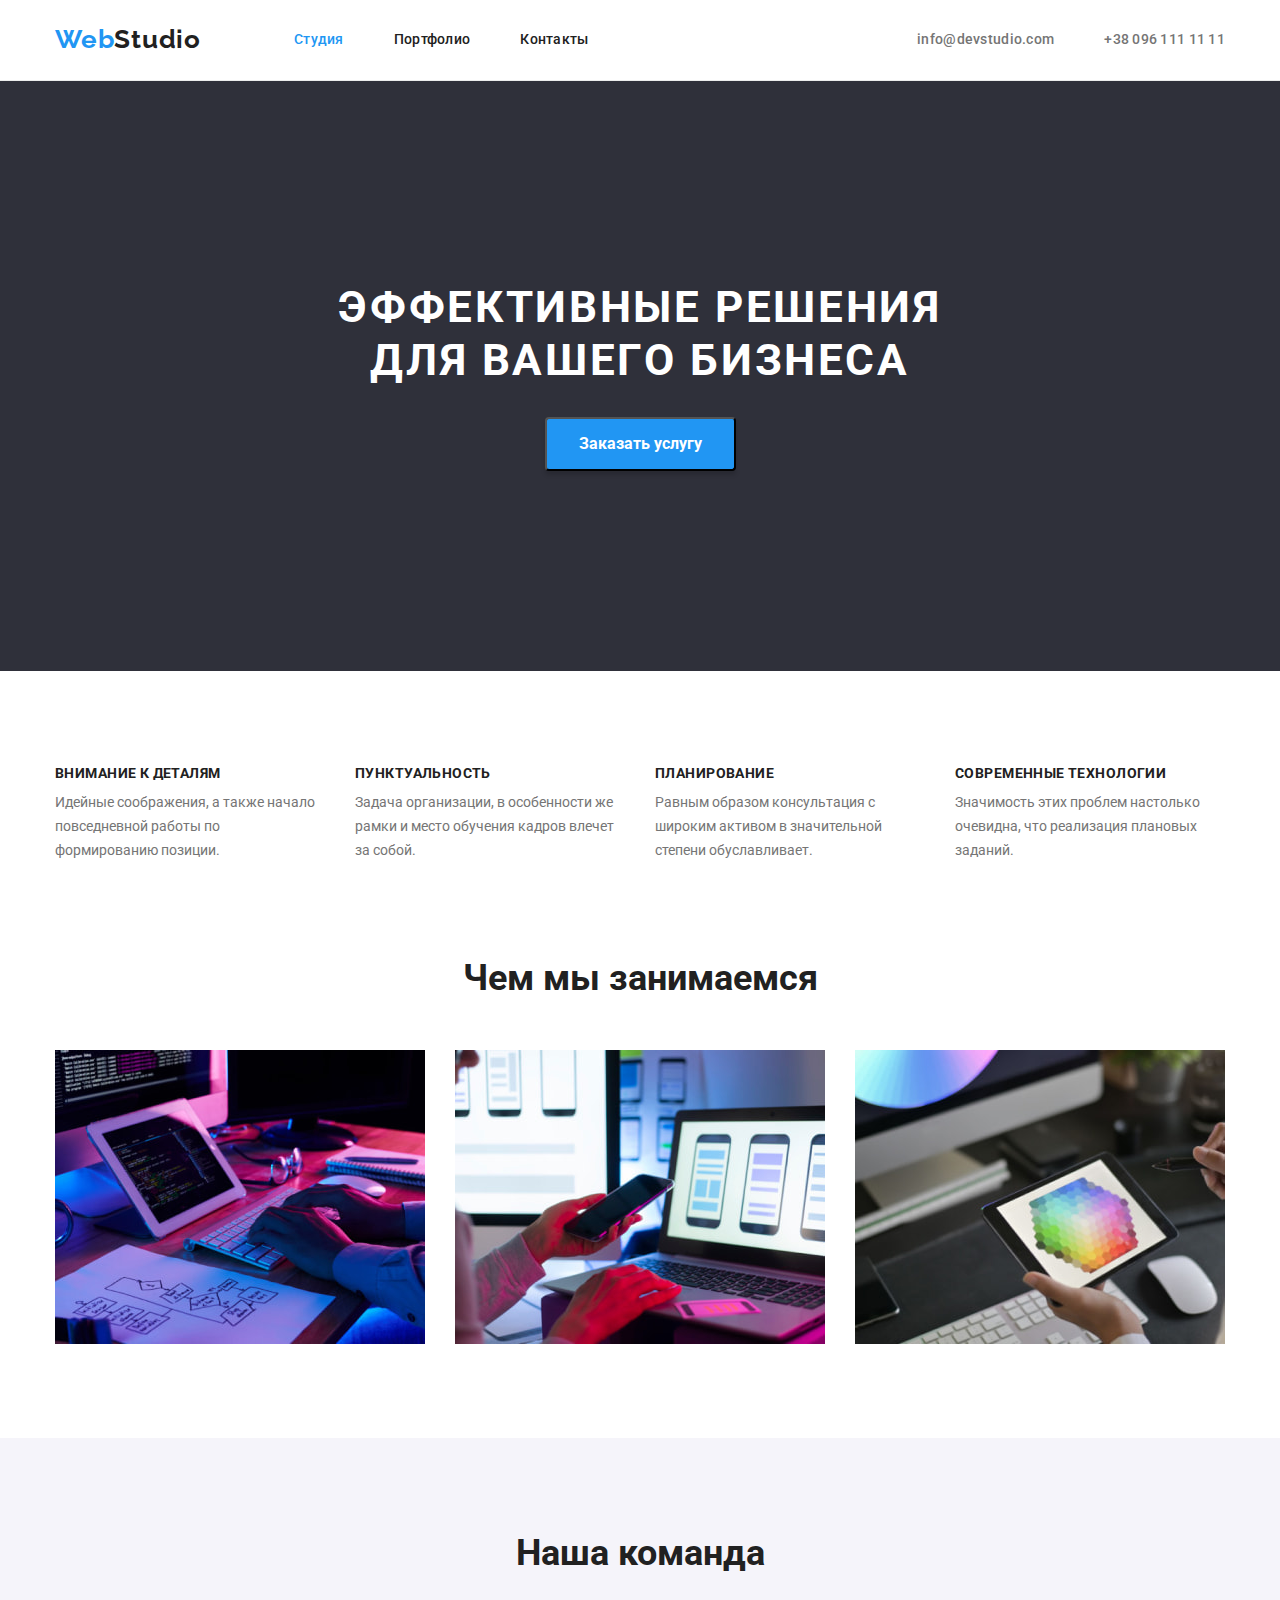
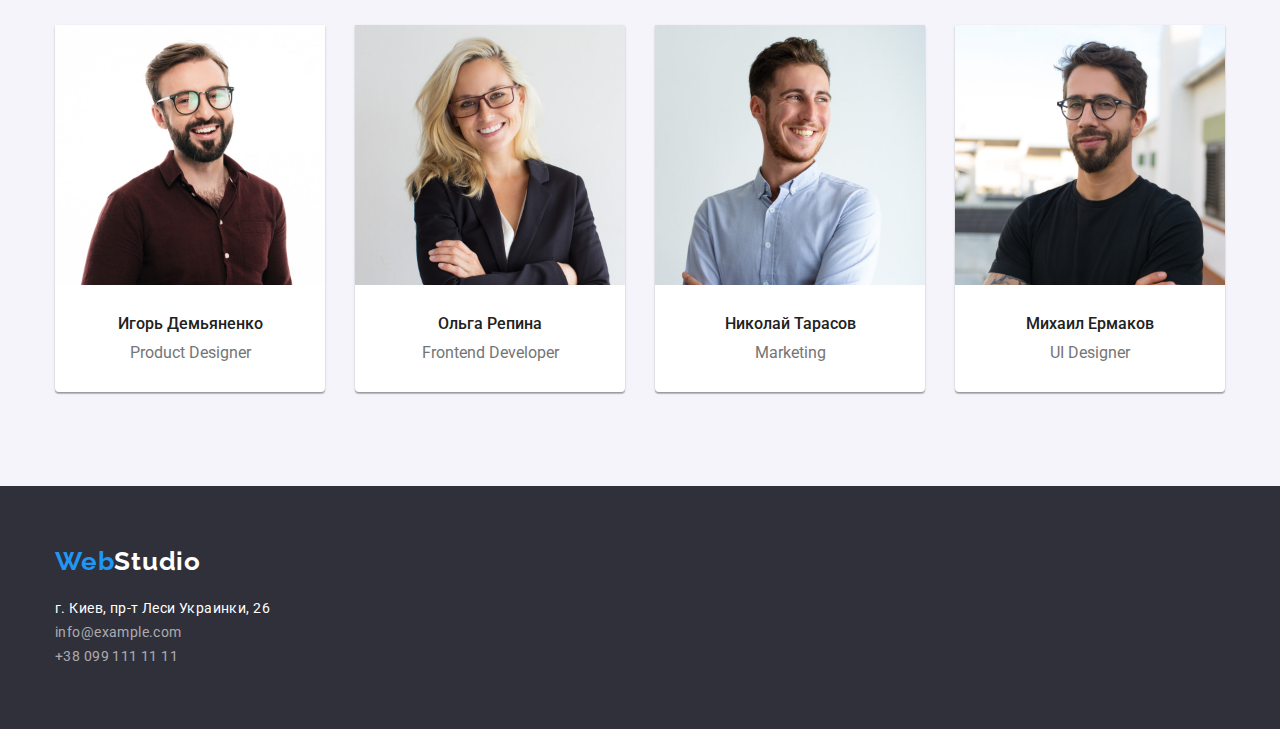
<file: index.html>
<!DOCTYPE html>
<html lang="ru">
<head>
    <meta charset="UTF-8">
    <meta http-equiv="X-UA-Compatible" content="IE=edge">
    <meta name="viewport" content="width=device-width, initial-scale=1.0">
    <title>Main</title>
    <link href="https://fonts.googleapis.com/css2?family=Raleway:wght@700&family=Roboto:wght@400;500;700;900&display=swap"
        rel="stylesheet">
    <link rel="stylesheet" href="./css/modern-normalize.css">
    <link rel="stylesheet" href="./css/styles.css">
    
</head>

<body>
    <header class="page-header">
        <div class="container header-flex">
            <a class="logo" href="./index.html"><span class="logo-web">Web</span><span>Studio</span></a>
            <nav>
                <ul class="site-nav">
                    <li class="site-nav-item"><a class="nav-link current" href="./index.html">Студия</a></li>
                    <li class="site-nav-item"><a class="nav-link" href="./portfolio.html">Портфолио</a></li>
                    <li class="site-nav-item"><a class="nav-link" href="#adress">Контакты</a></li>
                </ul>
            </nav>

            <ul class="site-nav contact">
                <li class="mail"><a class="contact-item" href="mailto:info@devstudio.com">info@devstudio.com</a></li>
                <li><a class="contact-item" href="tel:+380961111111">+38 096 111 11 11</a></li>
            </ul>
        </div>
    </header>

    <main>
        <section class="solutions">
            <div class="container">
                <h1 class="header-solutions">Эффективные решения для вашего бизнеса</h1>
                <button type="button" class="order-button">Заказать услугу</button>
            </div>
        </section>

        <section class="fundamentals">
            <div class="container">
                <h2 class="hidden">Принципы нашей работы</h2>
                <ul class="fundamentals-list">
                    <li class="fundamentals-item">
                        <h3 class="header-medium">Внимание к деталям</h3>
                        <p>Идейные соображения, а также начало повседневной работы по формированию позиции.</p>
                    </li>
                
                    <li class="fundamentals-item">
                        <h3 class="header-medium">Пунктуальность</h3>
                        <p>Задача организации, в особенности же рамки и место обучения кадров влечет за собой.</p>
                    </li>
                
                    <li class="fundamentals-item">
                        <h3 class="header-medium">Планирование</h3>
                        <p>Равным образом консультация с широким активом в значительной степени обуславливает.</p>
                    </li>
                
                    <li class="fundamentals-item">
                        <h3 class="header-medium">Современные технологии</h3>
                        <p>Значимость этих проблем настолько очевидна, что реализация плановых заданий.</p>
                    </li>
                </ul>
            </div>
        </section>

        <section class="we-do">
            <div class="container">
                <h2 class="header-large">Чем мы занимаемся</h2>
                <ul class="we-do-list">
                    <li class="we-do-item"><img src="./images/index-box/img-box-1.jpg"
                            alt="специалист пишет код с использованием двух устройств" width="370"></li>
                    <li class="we-do-item"><img src="./images/index-box/img-box-2.jpg"
                            alt="специалист разрабатывает мобильное приложение" width="370"></li>
                    <li class="we-do-item"><img src="./images/index-box/img-box-3.jpg" alt="графический дизайнер работает на планшете"
                            width="370"></li>
                </ul>
            </div>
        </section>

        <section class="team">
            <div class="container">
                <h2 class="header-large">Наша команда</h2>
                    <ul class="team-list">
                        <li class="team-member">
                            <img class="portrait" src="./images/index-team/img-demianenko.jpg" alt="Игорь Демьяненко" width="270">
                            <div class="team-text">
                                <h3 class="header-names">Игорь Демьяненко</h3>
                                <p class="occupies">Product Designer</p>
                            </div>
                        </li>
                        
                        <li class="team-member">
                            <img class="portrait" src="./images/index-team/img-repina.jpg" alt="Ольга Репина" width="270">
                            <div class="team-text">
                                <h3 class="header-names">Ольга Репина</h3>
                                <p class="occupies">Frontend Developer</p>
                            </div>
                        </li>
                        
                        <li class="team-member">
                            <img class="portrait" src="./images/index-team/img-tarasov.jpg" alt="Николай Тарасов" width="270">
                            <div class="team-text">
                                <h3 class="header-names">Николай Тарасов</h3>
                                <p class="occupies">Marketing</p>
                            </div>
                        </li>
                        
                        <li class="team-member">
                            <img class="portrait" src="./images/index-team/img-ermakov.jpg" alt="Михаил Ермаков" width="270">
                            <div class="team-text">
                                <h3 class="header-names">Михаил Ермаков</h3>
                                <p class="occupies">UI Designer</p>
                            </div>
                        </li>
                    </ul>
            </div>
        </section>
    </main>

    <footer class="footer">
        <div class="container">
            <a class="logo margined" href="./index.html"><span class="logo-web">Web</span><span
                    class="color-reverse">Studio</span></a>
            <address id="adress">
                <ul class="adress">
                    <li><a class="contact-item color-reverse" href="https://goo.gl/maps/NhzTjcWZaFPtSxreA" target="_blank"
                            rel="noopener norefferer">
                            г. Киев, пр-т Леси Украинки, 26</a></li>
                    <li><a class="contact-item color-transparent" href="mailto:info@example.com">info@example.com</a></li>
                    <li><a class="contact-item color-transparent" href="tel:+380991111111">+38 099 111 11 11</a></li>
                </ul>
            </address>
        </div>
    </footer>
   
</body>
</html>
</file>
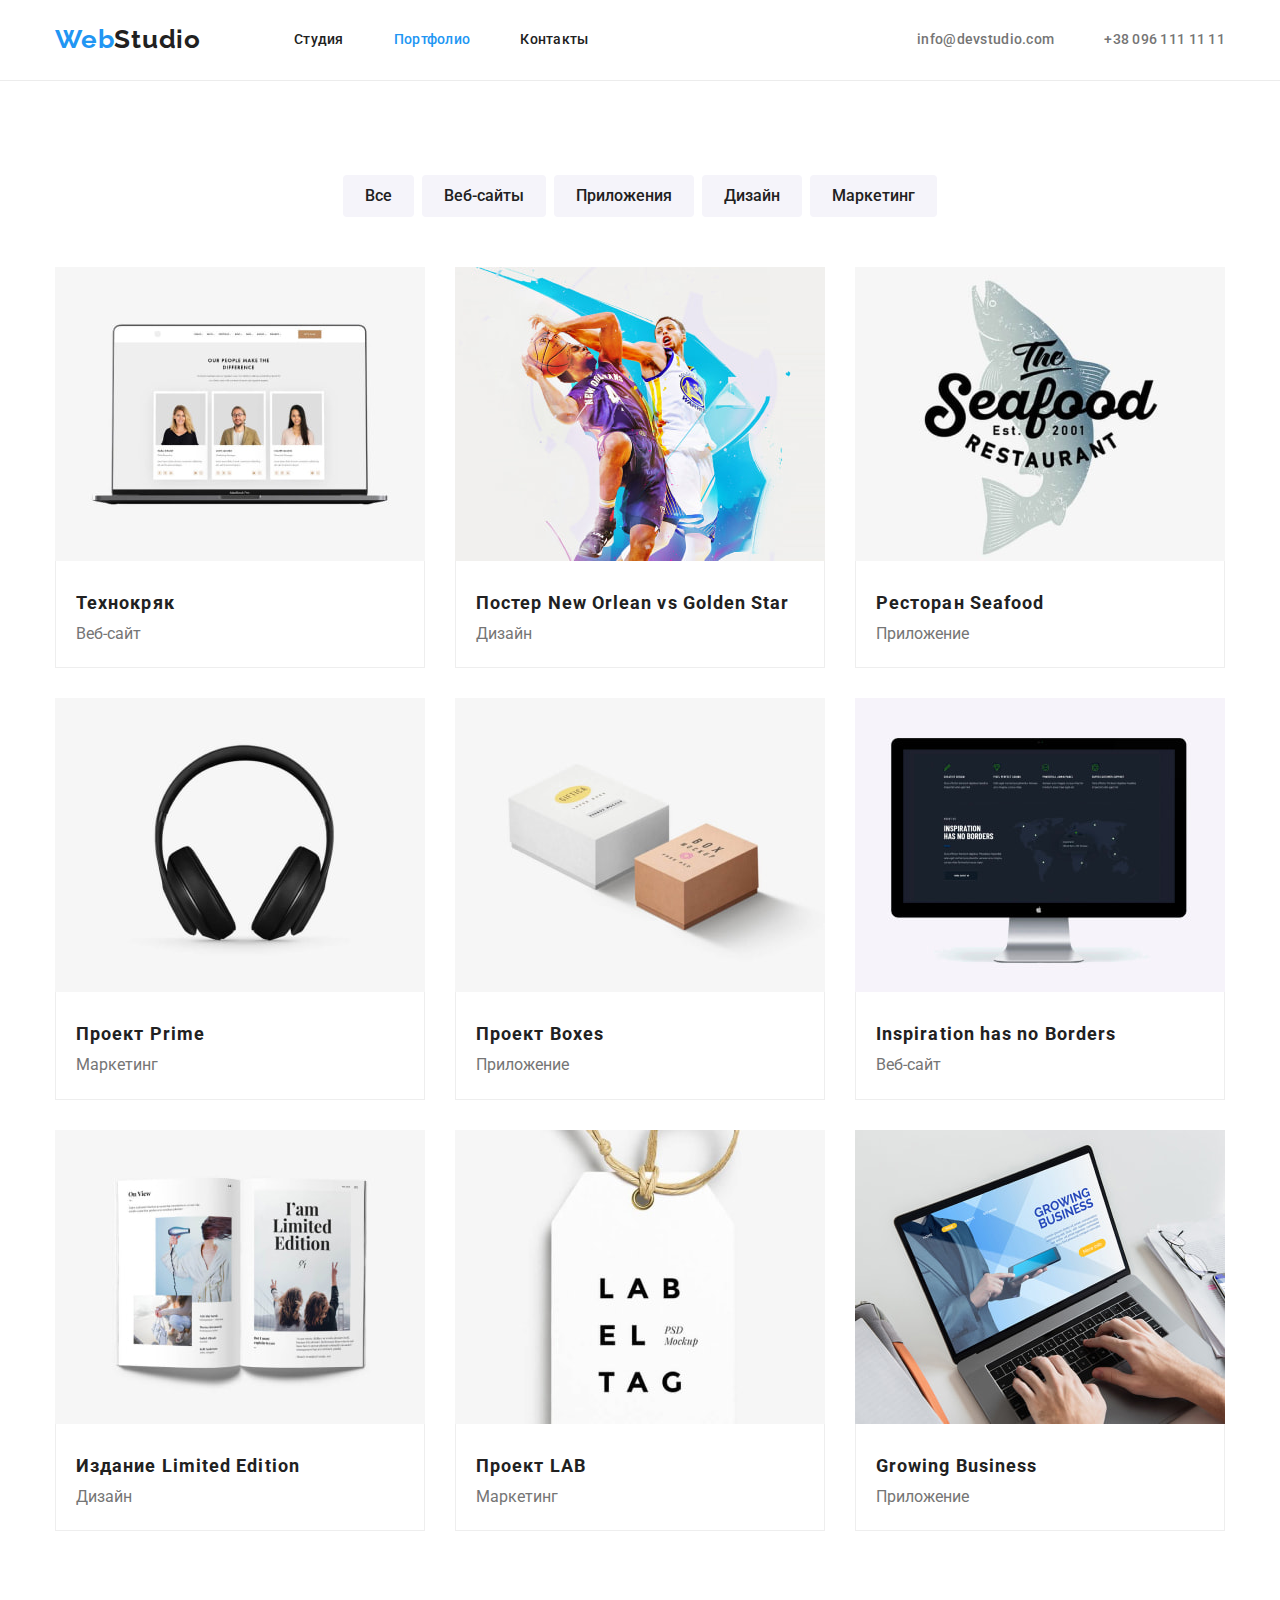
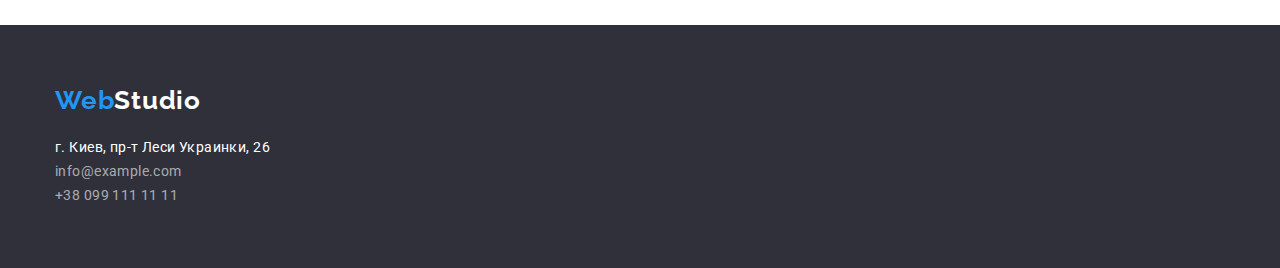
<file: portfolio.html>
<!DOCTYPE html>
<html lang="ru">

<head>
    <meta charset="UTF-8">
    <meta http-equiv="X-UA-Compatible" content="IE=edge">
    <meta name="viewport" content="width=device-width, initial-scale=1.0">
    <title>Main</title>
    <link
        href="https://fonts.googleapis.com/css2?family=Raleway:wght@700&family=Roboto:wght@400;500;700;900&display=swap"
        rel="stylesheet">
    <link rel="stylesheet" href="./css/modern-normalize.css">
    <link rel="stylesheet" href="./css/styles.css">
</head>

<body>
    <header class="page-header">
        <div class="container header-flex">
            <a class="logo" href="./index.html"><span class="logo-web">Web</span><span>Studio</span></a>
            <nav>
                <ul class="site-nav">
                    <li class="site-nav-item"><a class="nav-link" href="./index.html">Студия</a></li>
                    <li class="site-nav-item"><a class="nav-link current" href="./portfolio.html">Портфолио</a></li>
                    <li class="site-nav-item"><a class="nav-link" href="#adress">Контакты</a></li>
                </ul>
            </nav>
    
            <ul class="site-nav contact">
                <li class="mail"><a class="contact-item" href="mailto:info@devstudio.com">info@devstudio.com</a></li>
                <li><a class="contact-item" href="tel:+380961111111">+38 096 111 11 11</a></li>
            </ul>
        </div>
    </header>

    <main>
        <section class="portfolio">
            <div class="container">
                <h1 class="hidden">Портфолио</h1>
                <ul class="filter-buttons">
                    <li class="button-content"><button class="button" type="button">Все</button></li>
                    <li class="button-content"><button class="button" type="button">Веб-сайты</button></li>
                    <li class="button-content"><button class="button" type="button">Приложения</button></li>
                    <li class="button-content"><button class="button" type="button">Дизайн</button></li>
                    <li class="button-content"><button class="button" type="button">Маркетинг</button></li>
                </ul>
        
                <ul class="portfolio-list">
                    <li class="portfolio-item">
                        <a href="">
                            <img class="portfolio-img" src="./images/portfolio/technokryak.jpg" alt="Технокряк" width="370">
                            <div class="portfolio-text">
                                <h2 class="header-small">Технокряк</h2>
                                <p>Веб-сайт</p>
                            </div>
                        </a>
                    </li>
            
                    <li class="portfolio-item">
                        <a href="">
                            <img class="portfolio-img" src="./images/portfolio/novsgs.jpg" alt="Постер New Orlean vs Golden Star"
                                width="370">
                            <div class="portfolio-text">
                                <h2 class="header-small">Постер New Orlean vs Golden Star</h2>
                                <p>Дизайн</p>
                            </div>
                        </a>
                    </li>
            
                    <li class="portfolio-item">
                        <a href="">
                        <img class="portfolio-img" src="./images/portfolio/seafood.jpg" alt="Ресторан Seafood" width="370">
                        <div class="portfolio-text">
                            <h2 class="header-small">Ресторан Seafood</h2>
                            <p>Приложение</p>
                        </div>
                        </a>
                    </li>
            
                    <li class="portfolio-item">
                        <a href="">
                            <img class="portfolio-img" src="./images/portfolio/prime.jpg" alt="Проект Prime" width="370">
                            <div class="portfolio-text">
                                <h2 class="header-small">Проект Prime</h2>
                                <p>Маркетинг</p>
                            </div>
                        </a>
                    </li>
            
                    <li class="portfolio-item">
                        <a href="">
                            <img src="./images/portfolio/boxes.jpg" alt="Проект Boxes" width="370">
                            <div class="portfolio-text">
                                <h2 class="header-small">Проект Boxes</h2>
                                <p>Приложение</p>
                            </div>
                        </a>
                    </li>
            
                    <li class="portfolio-item">
                        <a href="">
                            <img class="portfolio-img" src="./images/portfolio/inspiration.jpg" alt="Inspiration has no Borders"
                                width="370">
                            <div class="portfolio-text">
                                <h2 class="header-small">Inspiration has no Borders</h2>
                                <p>Веб-сайт</p>
                            </div>
                        </a>
                    </li>
            
                    <li class="portfolio-item">
                        <a href="">
                            <img class="portfolio-img" src="./images/portfolio/limited-edition.jpg" alt="Издание Limited Edition"
                                width="370">
                            <div class="portfolio-text">
                                <h2 class="header-small">Издание Limited Edition</h2>
                                <p>Дизайн</p>
                            </div>
                        </a>
                    </li>
            
                    <li class="portfolio-item">
                        <a href="">
                            <img class="portfolio-img" src="./images/portfolio/lab.jpg" alt="Проект LAB" width="370">
                            <div class="portfolio-text">
                                <h2 class="header-small">Проект LAB</h2>
                                <p>Маркетинг</p>
                            </div>
                        </a>
                    </li>
            
                    <li class="portfolio-item">
                        <a href="">
                            <img class="portfolio-img" src="./images/portfolio/growing-business.jpg" alt="Growing Business"
                                width="370">
                            <div class="portfolio-text">
                                <h2 class="header-small">Growing Business</h2>
                                <p>Приложение</p>
                            </div>
                        </a>
                    </li>
                </ul>
            </div>
        </section>    
    </main>

    <footer class="footer">
        <div class="container">
            <a class="logo margined" href="./index.html"><span class="logo-web">Web</span><span
                    class="color-reverse">Studio</span></a>
            <address id="adress">
                <ul class="adress">
                    <li><a class="contact-item color-reverse" href="https://goo.gl/maps/NhzTjcWZaFPtSxreA" target="_blank"
                            rel="noopener norefferer">
                            г. Киев, пр-т Леси Украинки, 26</a></li>
                    <li><a class="contact-item color-transparent" href="mailto:info@example.com">info@example.com</a></li>
                    <li><a class="contact-item color-transparent" href="tel:+380991111111">+38 099 111 11 11</a></li>
                </ul>
            </address>
        </div>
    </footer>
    
</body> 
</html>
</file>
<file: css/styles.css>
:root {
    --primary-text-color: #757575;
    --stress-text-color: #212121;
    --accent-color: #2196F3;
    --primary-bg-color: #FFFFFF;
    --secondary-bg-color: #F5F4FA;
    --tertiary-bg-color: #2F303A;
}

/* global reset */
h1, h2, h3, h4, h5, h6, p, ul {
    margin: 0;
    padding: 0;
}

/* common styles */

html {
    box-sizing: border-box;
}

*,
*::before,
*::after {
    box-sizing: inherit;
}

body {
    font-family: 'Roboto', sans-serif;
    color: var(--primary-text-color);
}

ul {
    list-style: none;
}

a {
    text-decoration: none;
    color: inherit;
}

img {
    display: block;
}

.container {
    width: 1200px;
    margin: 0 auto;
    padding: 0 15px;

    /* outline: 1px solid red ; */
}

    /* header */

.page-header {
    font-size: 14px;
    line-height: 1.14;
    letter-spacing: 0.02em;

    border-bottom: 1px solid #ECECEC;
}

.header-flex {
    display: flex;
    align-items: center;
}

.logo {
    margin-right: 93px;

    font-family: 'Raleway', sans-serif;;
    font-weight: 700;
    font-size: 26px;
    line-height: 1.2;
    letter-spacing: 0.03em;
    color: var(--stress-text-color);
}

.logo-web {
    color: var(--accent-color);
}

.site-nav {
    display: flex;
    font-weight: 500;
    line-height: 1.14;
    letter-spacing: 0.02em;
    color: var(--stress-text-color);
}

.site-nav-item {
    margin-right: 50px;
}

.site-nav-item:last-child {
    margin-right: 0;
}

.nav-link {
    display: block;
    padding: 32px 0 32px 0;
}

.contact {
    margin-left: auto;
}

.mail {
    margin-right: 50px;
} 

.nav-link:hover,
.nav-link:focus,
.contact-item:hover,
.contact-item:focus {
    color: var(--accent-color);
}

.nav-link.current {
    color: var(--accent-color);
}

.contact-item {
    color: var(--primary-text-color);
}

    /* main styles */

.solutions {
    padding-top: 200px;
    padding-bottom: 200px;
    align-items: center;
    text-align: center;

    background-color: var(--tertiary-bg-color);
}

.header-solutions{
    margin-left: auto;
    margin-right: auto;
    margin-bottom: 30px;
    max-width: 696px;
    text-align: center;

    font-size: 44px;
    line-height: 1.2;
    letter-spacing: 0.06em;
    text-transform: uppercase;
    color: var(--primary-bg-color);
}

.order-button {
    padding: 10px 32px;

    font-family: inherit;
    font-weight: 700;
    font-size: 16px;
    line-height: 1.88;
    color: var(--primary-bg-color);
    background-color: var(--accent-color);

    box-shadow: 0px 4px 4px rgba(0, 0, 0, 0.15);
    border-radius: 4px;   
}

.order-button:hover {
    background-color: #188CE8;
}

/* fundamentals */

.fundamentals {
    padding-top: 94px;
    padding-bottom: 94px;
    
    font-weight: 400;
    font-size: 14px;
    line-height: 1.7;   
}

.hidden {
        position: absolute;
        width: 1px;
        height: 1px;
        margin: -1px;
        border: 0;
        padding: 0;
    
        white-space: nowrap;
        clip-path: inset(100%);
        clip: rect(0 0 0 0);
        overflow: hidden;
}

.fundamentals-list {
    display: flex;
    flex-direction: row;
        
} 

.fundamentals-item {
    width: 270px;
    margin-right: 30px;
}

.fundamentals-item:last-child {
    margin-right: 0;
}

.header-medium {
    margin-bottom: 10px;
    font-weight: 700;
    font-size: 14px;
    line-height: 1.2;
    letter-spacing: 0.03em;
    text-transform: uppercase;
    color: var(--stress-text-color);
}


/* we-do */

.we-do {
    /* padding-top: 94px; */
    padding-bottom: 94px;
}

.header-large {
    margin-bottom: 50px;
    text-align: center;
    font-weight: 700;
    font-size: 36px;
    line-height: 1.2;
    color: var(--stress-text-color);
}

.we-do-list {
    display: flex;
}

.we-do-item {
    margin-right: 30px;
}

.we-do-item:nth-child(3n) {
    margin-right: 0;
}

/* team */

.team {
    padding-top: 94px;
    padding-bottom: 94px;
    background-color: var(--secondary-bg-color);   
}

.team-list {
    display: flex;
    text-align: center;
}

.team-member {
    margin-right: 30px;
    width: 270px;
    
    background-color: var(--primary-bg-color);
    box-shadow: 0px 1px 3px rgba(0, 0, 0, 0.12),
    0px 1px 1px rgba(0, 0, 0, 0.14),
    0px 2px 1px rgba(0, 0, 0, 0.2);
    border-radius: 0px 0px 4px 4px;
}

.team-member:last-child {
    margin-right: 0;
}

.team-text {
    padding: 30px 0;
}

.header-names {
    margin-bottom: 10px;
    font-size: 16px;
    font-weight: 500;
    color: var(--stress-text-color);
}

    /* footer */

.footer {
    padding-top: 60px;
    padding-bottom: 60px;

    background-color: var(--tertiary-bg-color);
    font-style: normal;
}

.margined {
    margin-bottom: 20px;
    display: flex;
}
.color-reverse {
    color: var(--primary-bg-color);
}

.color-transparent {
    color: rgba(255, 255, 255, 0.6);
}

.adress {
    font-style: normal;
    font-weight: 400;
    font-size: 14px;
    line-height: 1.7;
    letter-spacing: 0.03em;
}

    /* portfolio-page */

.portfolio {
    padding-top: 94px;
    padding-bottom: 94px;
}

.filter-buttons {
    margin-bottom: 50px;
    display: flex;
    justify-content: center;
}

.button-content {
    margin-right: 8px;
}

.button-content:last-child {
    margin-right: 0;
}

.button {
    padding: 6px 22px;
    font-weight: 500;
    font-size: 16px;
    line-height: 1.88;
    color: var(--stress-text-color);
    background-color: var(--secondary-bg-color);
    border: none;
    border-radius: 4px;
    cursor:pointer;
}

.button:hover {
    color: var(--primary-bg-color);
    background-color: var(--accent-color);
    cursor:pointer;
}

.button:focus,
.button:active{
    border: 1px solid #000000;
    box-sizing: border-box;
    box-shadow: 0px 4px 4px rgba(0, 0, 0, 0.25);
    border-radius: 4px;
    cursor:pointer;
}

.portfolio-list {
    display: flex;
    flex-wrap: wrap;
    margin-right: -30px;
    margin-bottom: -30px;
    padding: 0;
    list-style: none;
}

.portfolio-list .portfolio.item {
    margin-right: 30px;
    margin-bottom: 30px;
}

.portfolio-item {
    margin: 0 30px 30px 0;
}

.portfolio-item:hover {
    box-shadow: 0px 1px 1px rgba(0, 0, 0, 0.12),
    0px 4px 4px rgba(0, 0, 0, 0.06),
    1px 4px 6px rgba(0, 0, 0, 0.16);
}

.portfolio-img {
    width: 370px;
}

.portfolio-text {
    padding: 24px 20px;
    border-bottom: 1px solid #EEEEEE;
    border-left: 1px solid #EEEEEE;
    border-right: 1px solid #EEEEEE;
}

.header-small{  
    margin-bottom: 4px;           
    font-weight: 700;
    font-size: 18px;
    line-height: 2;
    letter-spacing: 0.06em;
    color: var(--stress-text-color);
}
</file>
